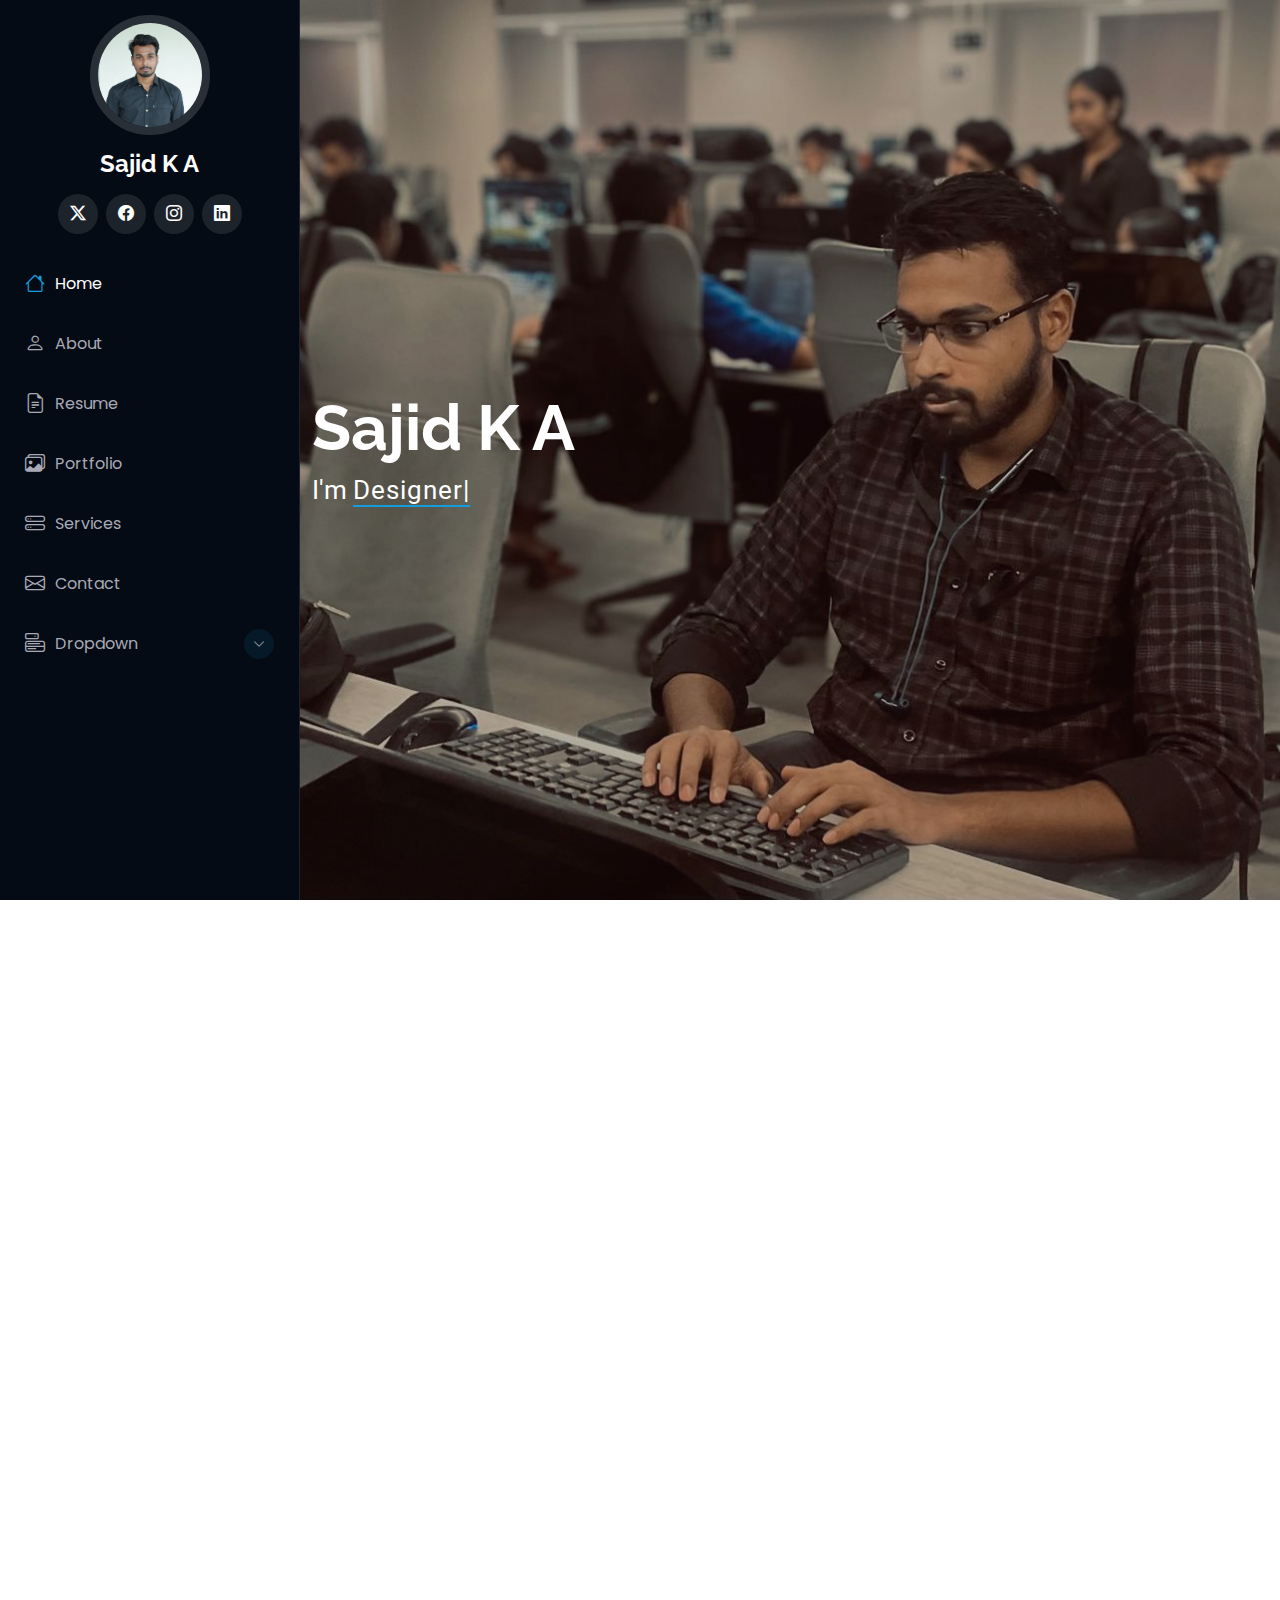
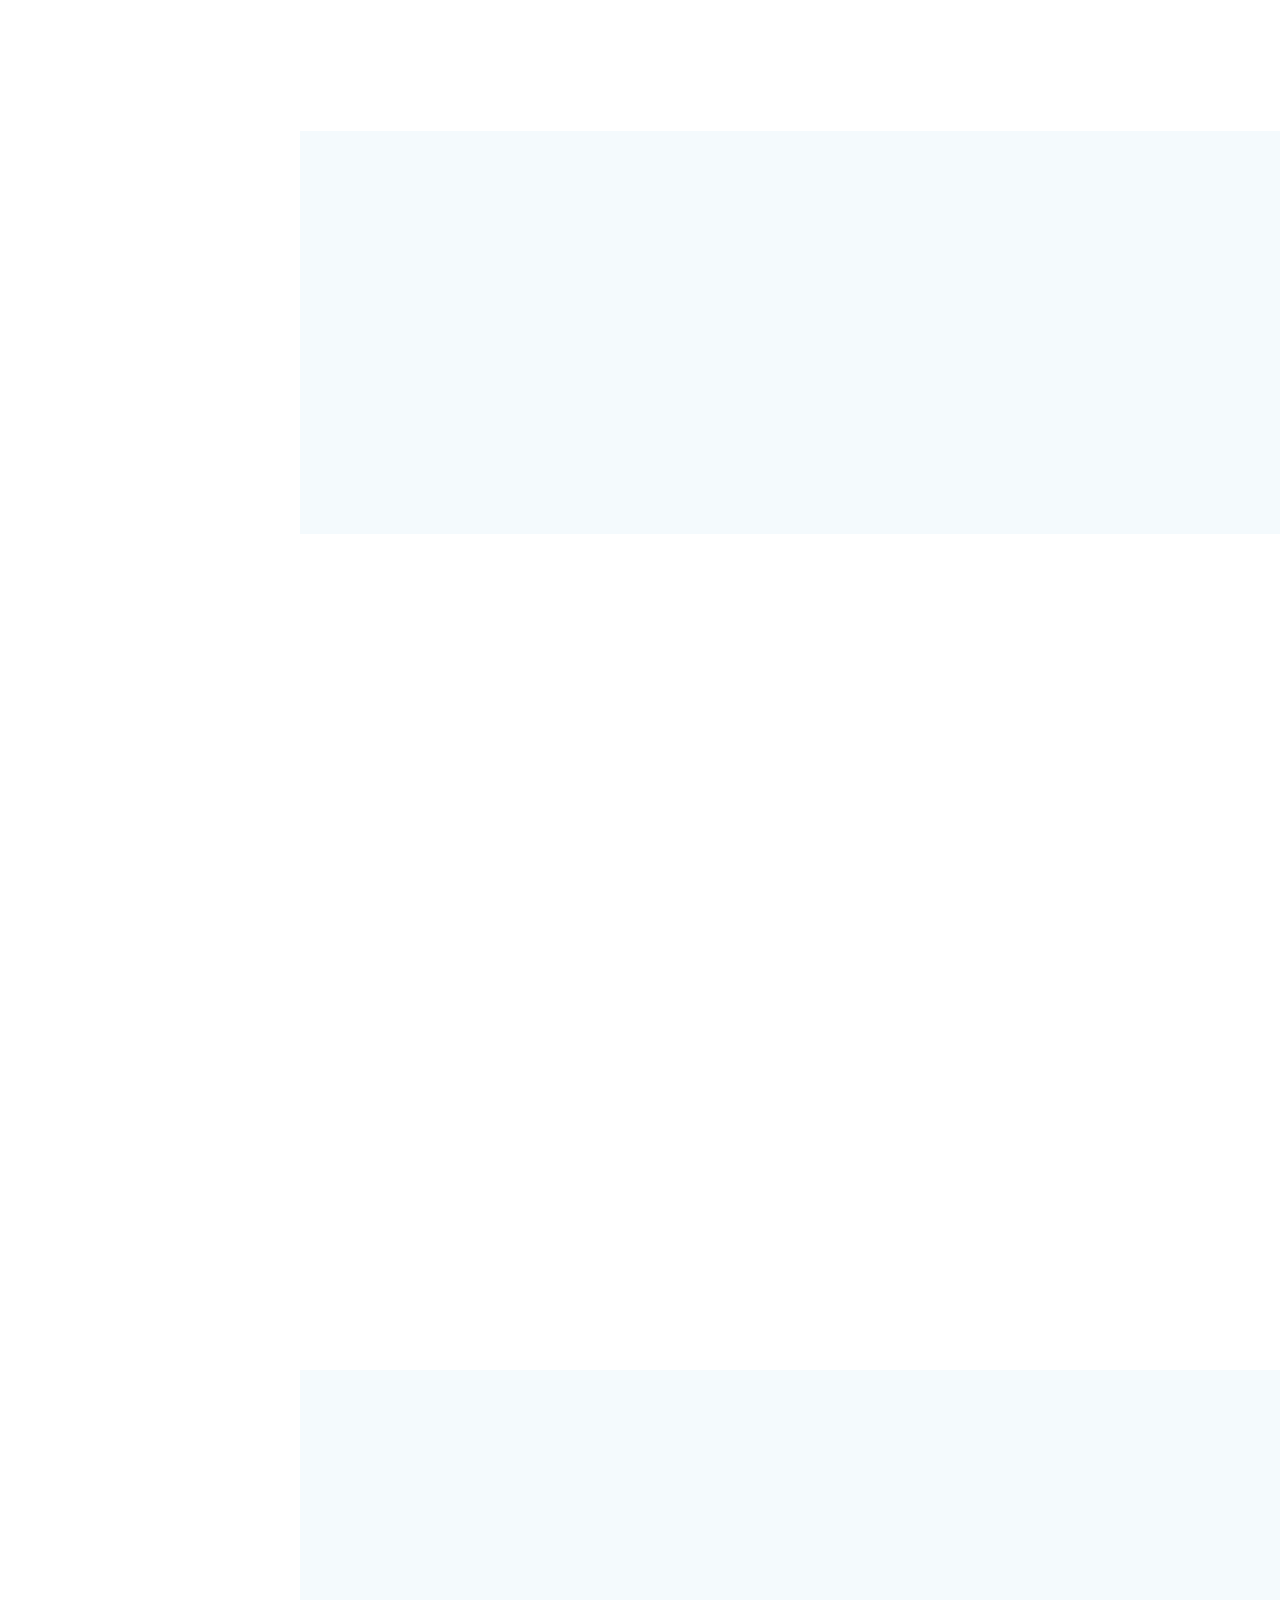
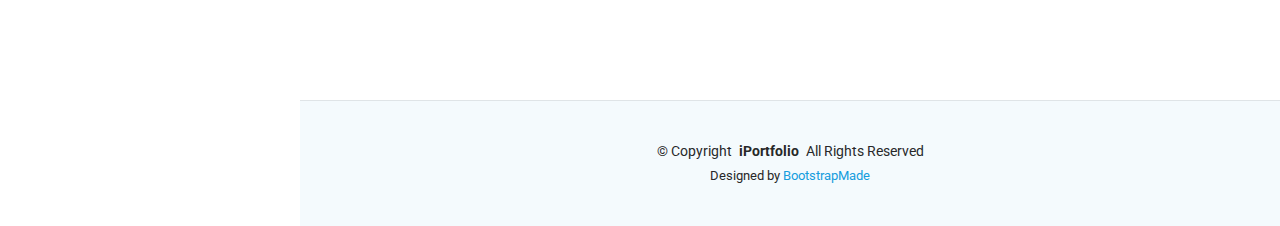
<file: index.html>
<!DOCTYPE html>
<html lang="en">

<head>
  <meta charset="utf-8">
  <meta content="width=device-width, initial-scale=1.0" name="viewport">
  <title>Index - iPortfolio Bootstrap Template</title>
  <meta content="" name="description">
  <meta content="" name="keywords">

  <!-- Favicons -->
  <link href="assets/img/favicon.png" rel="icon">
  <link href="assets/img/apple-touch-icon.png" rel="apple-touch-icon">

  <!-- Fonts -->
  <link href="https://fonts.googleapis.com" rel="preconnect">
  <link href="https://fonts.gstatic.com" rel="preconnect" crossorigin>
  <link href="https://fonts.googleapis.com/css2?family=Roboto:ital,wght@0,100;0,300;0,400;0,500;0,700;0,900;1,100;1,300;1,400;1,500;1,700;1,900&family=Poppins:ital,wght@0,100;0,200;0,300;0,400;0,500;0,600;0,700;0,800;0,900;1,100;1,200;1,300;1,400;1,500;1,600;1,700;1,800;1,900&family=Raleway:ital,wght@0,100;0,200;0,300;0,400;0,500;0,600;0,700;0,800;0,900;1,100;1,200;1,300;1,400;1,500;1,600;1,700;1,800;1,900&display=swap" rel="stylesheet">

  <!-- Vendor CSS Files -->
  <link href="assets/vendor/bootstrap/css/bootstrap.min.css" rel="stylesheet">
  <link href="assets/vendor/bootstrap-icons/bootstrap-icons.css" rel="stylesheet">
  <link href="assets/vendor/aos/aos.css" rel="stylesheet">
  <link href="assets/vendor/glightbox/css/glightbox.min.css" rel="stylesheet">
  <link href="assets/vendor/swiper/swiper-bundle.min.css" rel="stylesheet">

  <!-- Main CSS File -->
  <link href="assets/css/main.css" rel="stylesheet">

  <!-- =======================================================
  * Template Name: iPortfolio
  * Template URL: https://bootstrapmade.com/iportfolio-bootstrap-portfolio-websites-template/
  * Updated: Jun 29 2024 with Bootstrap v5.3.3
  * Author: BootstrapMade.com
  * License: https://bootstrapmade.com/license/
  ======================================================== -->
</head>

<body class="index-page">

  <header id="header" class="header dark-background d-flex flex-column">
    <i class="header-toggle d-xl-none bi bi-list"></i>

    <div class="profile-img">
      <img src="Elements/IMG_20240122_190358.jpg" alt="" class="img-fluid rounded-circle">
    </div>

    <a href="index.html" class="logo d-flex align-items-center justify-content-center">
      <h1 class="sitename">Sajid K A</h1>
    </a>

    <div class="social-links text-center">
      <a href="https://x.com/Sajid93371575" class="twitter"><i class="bi bi-twitter-x"></i></a>
      <a href="https://www.facebook.com/profile.php?id=100084820434478" class="facebook"><i class="bi bi-facebook"></i></a>
      <a href="https://www.instagram.com/i_am_sajid_ka/" class="instagram"><i class="bi bi-instagram"></i></a>
      <a href="https://www.linkedin.com/in/sajid-ka-8a188a32b/" class="linkedin"><i class="bi bi-linkedin"></i></a>
    </div>

    <nav id="navmenu" class="navmenu">
      <ul>
        <li><a href="#hero" class="active"><i class="bi bi-house navicon"></i>Home</a></li>
        <li><a href="#about"><i class="bi bi-person navicon"></i> About</a></li>
        <li><a href="#resume"><i class="bi bi-file-earmark-text navicon"></i> Resume</a></li>
        <li><a href="#portfolio"><i class="bi bi-images navicon"></i> Portfolio</a></li>
        <li><a href="#services"><i class="bi bi-hdd-stack navicon"></i> Services</a></li>
        <li><a href="#contact"><i class="bi bi-envelope navicon"></i> Contact</a></li>
        <li class="dropdown"><a href="#"><i class="bi bi-menu-button navicon"></i> <span>Dropdown</span> <i class="bi bi-chevron-down toggle-dropdown"></i></a>
        </li>
        
      </ul>
    </nav>

  </header>

  <main class="main">

    <!-- Hero Section -->
    <section id="hero" class="hero section dark-background">

      <img src="Elements/WhatsApp Image 2024-10-23 at 10.19.58_5787f283.jpg" alt="" data-aos="fade-in" class="">

      <div class="container" data-aos="fade-up" data-aos-delay="100">
        <h2>Sajid K A</h2>
        <p>I'm <span class="typed" data-typed-items="Designer, Developer">Designer</span><span class="typed-cursor typed-cursor--blink" aria-hidden="true"></span><span class="typed-cursor typed-cursor--blink" aria-hidden="true"></span></p>
      </div>

    </section><!-- /Hero Section -->

    <!-- About Section -->
    <section id="about" class="about section">

      <!-- Section Title -->
      <div class="container section-title" data-aos="fade-up">
        <h2>About</h2>
        <p>I'm a full-stack developer with expertise in creating dynamic and responsive web applications. Continuously learning and evolving, I thrive in solving challenges and building innovative solutions. My goal is to grow into a skilled software engineer, delivering impactful projects that make a difference.</p>
      </div><!-- End Section Title -->

      <div class="container" data-aos="fade-up" data-aos-delay="100">

        <div class="row gy-4 justify-content-center">
          <div class="col-lg-4">
            <img src="Elements/20230506_120321.jpg" class="img-fluid" alt="">
          </div>
          <div class="col-lg-8 content">
            <h2>Full Stack Developer.</h2>
            <p class="fst-italic py-3">
              I’m a passionate Full Stack Developer skilled in building both front-end and back-end solutions. I love turning ideas into efficient, user-friendly web applications. Problem-solving and continuous learning drive my growth every day. <br> <br>Driven by curiosity and a love for problem-solving, I thrive in fast-paced environments and enjoy working with like-minded individuals to bring creative solutions to life. Whether it's crafting pixel-perfect UIs or architecting scalable backend systems, I find joy in every step of the process.
            </p>
            <div class="row">
              <div class="col-lg-6">
                <ul>
                  <li><i class="bi bi-chevron-right"></i> <strong>Birthday:</strong> <span>18 February 1998</span></li>
                  <li><i class="bi bi-chevron-right"></i> <strong>Website:</strong> <span>www.example.com</span></li>
                  <li><i class="bi bi-chevron-right"></i> <strong>Phone:</strong> <span>+91 9495916270</span></li>
                  <li><i class="bi bi-chevron-right"></i> <strong>City:</strong> <span>Ernakulam, India</span></li>
                </ul>
              </div>
              <div class="col-lg-6">
                <ul>
                  <li><i class="bi bi-chevron-right"></i> <strong>Age:</strong> <span>26</span></li>
                  <li><i class="bi bi-chevron-right"></i> <strong>Degree:</strong> <span>Bachelor</span></li>
                  <li><i class="bi bi-chevron-right"></i> <strong>Email:</strong> <span>sajidkanjirathingal609@gmail.com</span></li>
                  <li><i class="bi bi-chevron-right"></i> <strong>Freelance:</strong> <span>Available</span></li>
                </ul>
              </div>
            </div>
            <p class="py-3">
              
            </p>
          </div>
        </div>

      </div>

    </section><!-- /About Section -->

    
   

        </div>

      </div>

    </section><!-- /Stats Section -->
  

    <!-- Skills Section -->
    <section id="skills" class="skills section light-background">

      <!-- Section Title -->
      <div class="container section-title" data-aos="fade-up">
        <h2>Skills</h2>
        <p>Necessitatibus eius consequatur ex aliquid fuga eum quidem sint consectetur velit</p>
      </div><!-- End Section Title -->

      <div class="container" data-aos="fade-up" data-aos-delay="100">

        <div class="row skills-content skills-animation">

          <div class="col-lg-6">

            <div class="progress">
              <span class="skill"><span>HTML</span> <i class="val">100%</i></span>
              <div class="progress-bar-wrap">
                <div class="progress-bar" role="progressbar" aria-valuenow="100" aria-valuemin="0" aria-valuemax="100"></div>
              </div>
            </div><!-- End Skills Item -->

            <div class="progress">
              <span class="skill"><span>CSS</span> <i class="val">90%</i></span>
              <div class="progress-bar-wrap">
                <div class="progress-bar" role="progressbar" aria-valuenow="90" aria-valuemin="0" aria-valuemax="100"></div>
              </div>
            </div><!-- End Skills Item -->

            
    

          </div>

          <div class="col-lg-6">

            <div class="progress">
              <span class="skill"><span>JavaScript</span> <i class="val">20%</i></span>
              <div class="progress-bar-wrap">
                <div class="progress-bar" role="progressbar" aria-valuenow="20" aria-valuemin="0" aria-valuemax="100"></div>
              </div>
            </div><!-- End Skills Item -->
            

            <div class="progress">
              <span class="skill"><span>Photoshop</span> <i class="val">55%</i></span>
              <div class="progress-bar-wrap">
                <div class="progress-bar" role="progressbar" aria-valuenow="55" aria-valuemin="0" aria-valuemax="100"></div>
              </div>
            </div><!-- End Skills Item -->

          </div>

        </div>

      </div>

    </section><!-- /Skills Section -->

    <!-- Resume Section -->
    <section id="resume" class="resume section">

      <!-- Section Title -->
      <div class="container section-title" data-aos="fade-up">
        <h2>Resume</h2>
        <p>Aspiring Full Stack Developer with hands-on experience in building responsive web applications and clone websites. Skilled in both front-end and back-end development, with a passion for solving problems and delivering seamless digital experiences. I hold a BA in Arabic (2019-2022), which reflects my ability to learn diverse disciplines, and I aim to integrate this adaptability into my tech career.</p>
      </div><!-- End Section Title -->

      <div class="container">

        <div class="row">

          <div class="col-lg-6" data-aos="fade-up" data-aos-delay="100">
            <h3 class="resume-title">Sumary</h3>

            <div class="resume-item pb-0">
              <h4>Sajid K A</h4>
              <p><em>Aspiring Full Stack Developer with hands-on experience in building responsive web applications and clone websites. Skilled in both front-end and back-end development, with a passion for solving problems and delivering seamless digital experiences. Currently enhancing my expertise at Brototype through practical learning and collaboration. I hold a BA in Arabic (2019-2022), which reflects my ability to learn diverse disciplines, and I aim to integrate this adaptability into my tech career.</em></p>
            </div><!-- Edn Resume Item -->

            
            <!-- Edn Resume Item -->

            <div class="resume-item">
              <h4>Bachelor of Arabic Language &amp; Literature</h4>
              <h5>2019 - 2023</h5>
              <p><em>UC Collage Aluva</em></p>
               <p>Completed BA in Arabic (2019-2023), developing strong analytical, linguistic, and cultural understanding skills.</p> 
            </div><!-- Edn Resume Item -->

          </div>

          <div class="col-lg-6" data-aos="fade-up" data-aos-delay="200">
            <h3 class="resume-title">Professional </h3>
            <div class="resume-item">
              <h4>Experience</h4>
              <h5></h5>
              <p><em>Currently pursuing hands-on development training at Brototype to enhance expertise in Full Stack Development.</em></p>
            </div><!-- Edn Resume Item -->

            <div class="resume-item">
              <h4>Skills</h4>
              
              <ul>
                <li>Full Stack Development</li>
                <li>Proficient in Front-end & Back-end Technologies</li>
                <li>Problem-solving & Collaboration</li>
                
              </ul>
            </div><!-- Edn Resume Item -->

            <div class="resume-item">
              <h4>Projects</h4>
              
              <ul>
                <li>Uber, Realme, and 7up Clone Websites</li>
                <li>Developed fully responsive clone websites using HTML and CSS to replicate key functionalities and layouts.</li>
              </ul>
            </div><!-- Edn Resume Item -->

          </div>

        </div>

      </div>

    </section><!-- /Resume Section -->

    <!-- Portfolio Section -->
    <section id="portfolio" class="portfolio section light-background">

      <!-- Section Title -->
      <div class="container section-title" data-aos="fade-up">
        <h2>Portfolio</h2>
        <p>Aspiring Full Stack Developer with experience in creating responsive web applications. Successfully cloned the Realme and Uber websites using modern web technologies. Currently enhancing my skills at Brototype, driven by a passion for continuous learning and seamless user experiences.</p>
      </div><!-- End Section Title -->

      <div class="container">

        <div class="isotope-layout" data-default-filter="*" data-layout="masonry" data-sort="original-order">

          <ul class="portfolio-filters isotope-filters" data-aos="fade-up" data-aos-delay="100">
            <li data-filter="*" class="filter-active">All</li>
            <li data-filter=".filter-app">Uber</li>
            <li data-filter=".filter-product">Realme</li>
          </ul>
          <!-- End Portfolio Filters -->

          <div class="row gy-4 isotope-container" data-aos="fade-up" data-aos-delay="200">

            <div class="col-lg-4 col-md-6 portfolio-item isotope-item filter-app">
              <div class="portfolio-content h-100">
                <img src="assets/img/Screenshot 2024-10-23 141740.png" class="img-fluid" alt="">
                <div class="portfolio-info">
                  <h4>Uber</h4>
                  <a href="assets/img/Screenshot 2024-10-23 141740.png" title="App 1" data-gallery="portfolio-gallery-app" class="glightbox preview-link"><i class="bi bi-zoom-in"></i></a>
                  <a href="https://sajid-ka.github.io/Uber-sj/" title="More Details" class="details-link"><i class="bi bi-link-45deg"></i></a>
                </div>
              </div>
            </div>
            <!-- End Portfolio Item -->

            <div class="col-lg-4 col-md-6 portfolio-item isotope-item filter-product">
              <div class="portfolio-content h-100">
                <img src="assets/img/Screenshot 2024-10-23 141926.png" class="img-fluid" alt="">
                <div class="portfolio-info">
                  <h4>Realme</h4>
                  <a href="assets/img/Screenshot 2024-10-23 141926.png" title="Product 1" data-gallery="portfolio-gallery-product" class="glightbox preview-link"><i class="bi bi-zoom-in"></i></a>
                  <a href="https://sajid-ka.github.io/Realme/" title="More Details" class="details-link"><i class="bi bi-link-45deg"></i></a>
                </div>
              </div>
            </div>
            <!-- End Portfolio Item -->

          </div><!-- End Portfolio Container -->

        </div>

      </div>

    </section><!-- /Portfolio Section -->

    <!-- Services Section -->
    <section id="services" class="services section">

      <!-- Section Title -->
      <div class="container section-title" data-aos="fade-up">
        <h2>Services</h2>
        <p>I specialize in building fully responsive, dynamic websites tailored to meet both business and user needs. My focus is on creating intuitive layouts and smooth user flows to ensure the best possible experience across all devices.</p>
      </div><!-- End Section Title -->

      <div class="container">

        <div class="row gy-4">

          <div class="col-lg-4 col-md-6 service-item d-flex" data-aos="fade-up" data-aos-delay="100">
            <div class="icon flex-shrink-0"><i class="bi bi-briefcase"></i></div>
            <div>
              <h4 class="title"><a href="service-details.html" class="stretched-link">Website Development</a></h4>
              <p class="description">Build fully responsive, high-performance websites tailored to client needs, ensuring optimal user experience across devices.</p>
            </div>
          </div>
          <!-- End Service Item -->

          <div class="col-lg-4 col-md-6 service-item d-flex" data-aos="fade-up" data-aos-delay="200">
            <div class="icon flex-shrink-0"><i class="bi bi-card-checklist"></i></div>
            <div>
              <h4 class="title"><a href="service-details.html" class="stretched-link">Frontend Development</a></h4>
              <p class="description">Craft visually appealing, interactive user interfaces using modern frameworks like React, delivering seamless and engaging experiences.</p>
            </div>
          </div><!-- End Service Item -->

          <div class="col-lg-4 col-md-6 service-item d-flex" data-aos="fade-up" data-aos-delay="300">
            <div class="icon flex-shrink-0"><i class="bi bi-bar-chart"></i></div>
            <div>
              <h4 class="title"><a href="service-details.html" class="stretched-link">Backend Development</a></h4>
              <p class="description">Develop robust server-side solutions with Node.js or Express, ensuring secure, scalable, and efficient application functionality.</p>
            </div>
          </div><!-- End Service Item -->


        </div>

      </div>

    </section><!-- /Services Section -->

    

    <!-- Contact Section -->
    <section id="contact" class="contact section">

      <!-- Section Title -->
      <div class="container section-title" data-aos="fade-up">
        <h2>Contact</h2>
        <p>Feel free to reach out for collaboration, project inquiries, or freelance opportunities. I’m always open to connecting and building something great together!</p>
      </div><!-- End Section Title -->

      <div class="container" data-aos="fade-up" data-aos-delay="100">

        <div class="row gy-4">

          <div class="col-lg-5">

            <div class="info-wrap">
              <div class="info-item d-flex" data-aos="fade-up" data-aos-delay="200">
                <i class="bi bi-geo-alt flex-shrink-0"></i>
                <div>
                  <h3>Address</h3>
                  <p>NEAR MALEPALLI, WEST CHELAKKULAM,  VENGOLA P. O. PIN- 683556.</p>
                </div>
              </div>
              <!-- End Info Item -->

              <div class="info-item d-flex" data-aos="fade-up" data-aos-delay="300">
                <i class="bi bi-telephone flex-shrink-0"></i>
                <div>
                  <h3>Call Us</h3>
                  <p>+91 9495916270</p>
                </div>
              </div><!-- End Info Item -->

              <div class="info-item d-flex" data-aos="fade-up" data-aos-delay="400">
                <i class="bi bi-envelope flex-shrink-0"></i>
                <div>
                  <h3>Email Us</h3>
                  <p>sajidkanjirathingal609@gmail.com</p>
                </div>
              </div><!-- End Info Item -->

              <iframe src="https://www.google.com/maps/embed?pb=!1m18!1m12!1m3!1d3928.5569810326915!2d76.42894907460185!3d10.053367990054788!2m3!1f0!2f0!3f0!3m2!1i1024!2i768!4f13.1!3m3!1m2!1s0x3b080a3d0a903947%3A0xd4a2bb4aaa0c1f17!2sChelakkulam%20Thaikavu!5e0!3m2!1sen!2sin!4v1729675655212!5m2!1sen!2sin" width="400" height="300" style="border:0;" allowfullscreen="" loading="lazy" referrerpolicy="no-referrer-when-downgrade"></iframe>
            </div>
          </div>

          <div class="col-lg-7">
            <form action="https://formspree.io/f/xeoqolyq" method="post" class="contact-mail_section_1" data-aos="fade-up" data-aos-delay="200">
              <div class="row gy-4">

                <div class="col-md-6">
                  <label for="name-field" class="pb-2">Your Name</label>
                  <input type="text" name="name" id="name-field" class="form-control" required="">
                </div>

                <div class="col-md-6">
                  <label for="email-field" class="error-p-block">Your Email</label>
                  <input type="email" class="form-control" name="email" id="email-field" required="">
                </div>

                <div class="col-md-12">
                  <label for="subject-field" class="pb-2">Subject</label>
                  <input type="text" class="form-control" name="subject" id="subject-field" required="">
                </div>

                <div class="col-md-12">
                  <label for="message-field" class="pb-2">Message</label>
                  <textarea class="form-control" name="message" rows="10" id="message-field" required=""></textarea>
                </div>

                <div class="col-md-12 text-center">
                  <!-- <div class="loading">Loading</div> -->
                  <div class="error-message"></div>
                  <!-- <div class="sent-message">Your message has been sent. Thank you!</div> -->

                  <button type="submit" value="sent Message" class="btn btn-warning text-blacks py-2 mt-3 px-4s" >Send Message</button>
                </div>

              </div>
            </form>
          </div><!-- End Contact Form -->

        </div>

      </div>

    </section><!-- /Contact Section -->

  </main>

  <footer id="footer" class="footer position-relative light-background">

    <div class="container">
      <div class="copyright text-center ">
        <p>© <span>Copyright</span> <strong class="px-1 sitename">iPortfolio</strong> <span>All Rights Reserved</span></p>
      </div>
      <div class="credits">
       
        Designed by <a href="https://bootstrapmade.com/">BootstrapMade</a>
      </div>
    </div>

  </footer>

  <!-- Scroll Top -->
  <a href="#" id="scroll-top" class="scroll-top d-flex align-items-center justify-content-center"><i class="bi bi-arrow-up-short"></i></a>

  <!-- Preloader -->
  <div id="preloader"></div>

  <!-- Vendor JS Files -->
  <script src="assets/vendor/bootstrap/js/bootstrap.bundle.min.js"></script>
  <script src="assets/vendor/php-email-form/validate.js"></script>
  <script src="assets/vendor/aos/aos.js"></script>
  <script src="assets/vendor/typed.js/typed.umd.js"></script>
  <script src="assets/vendor/purecounter/purecounter_vanilla.js"></script>
  <script src="assets/vendor/waypoints/noframework.waypoints.js"></script>
  <script src="assets/vendor/glightbox/js/glightbox.min.js"></script>
  <script src="assets/vendor/imagesloaded/imagesloaded.pkgd.min.js"></script>
  <script src="assets/vendor/isotope-layout/isotope.pkgd.min.js"></script>
  <script src="assets/vendor/swiper/swiper-bundle.min.js"></script>

  <!-- Main JS File -->
  <script src="assets/js/main.js"></script>
  <script src="forms/form.js"></script>

</body>

</html>
</file>
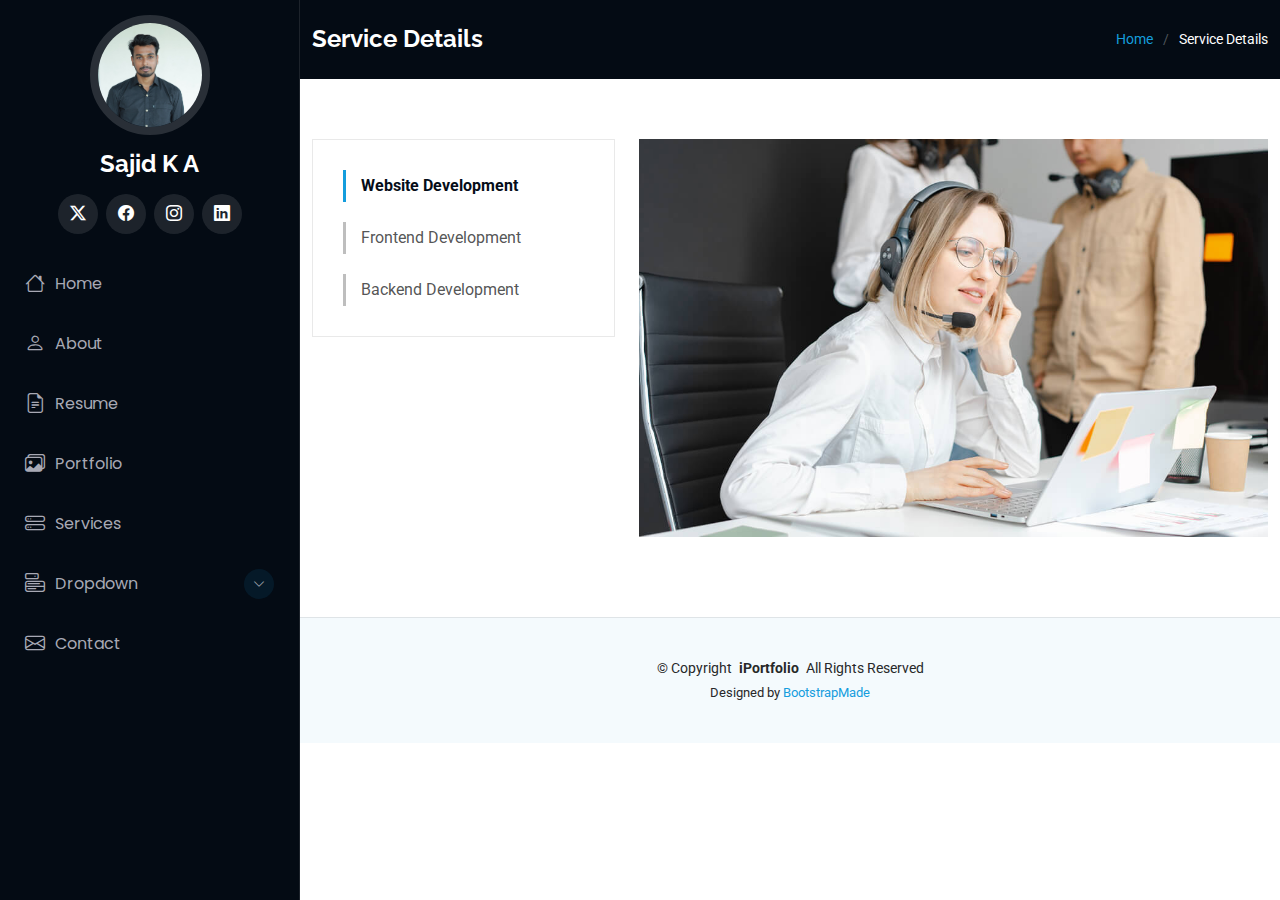
<file: service-details.html>
<!DOCTYPE html>
<html lang="en">

<head>
  <meta charset="utf-8">
  <meta content="width=device-width, initial-scale=1.0" name="viewport">
  <title>Service Details - iPortfolio Bootstrap Template</title>
  <meta content="" name="description">
  <meta content="" name="keywords">

  <!-- Favicons -->
  <link href="assets/img/favicon.png" rel="icon">
  <link href="assets/img/apple-touch-icon.png" rel="apple-touch-icon">

  <!-- Fonts -->
  <link href="https://fonts.googleapis.com" rel="preconnect">
  <link href="https://fonts.gstatic.com" rel="preconnect" crossorigin>
  <link href="https://fonts.googleapis.com/css2?family=Roboto:ital,wght@0,100;0,300;0,400;0,500;0,700;0,900;1,100;1,300;1,400;1,500;1,700;1,900&family=Poppins:ital,wght@0,100;0,200;0,300;0,400;0,500;0,600;0,700;0,800;0,900;1,100;1,200;1,300;1,400;1,500;1,600;1,700;1,800;1,900&family=Raleway:ital,wght@0,100;0,200;0,300;0,400;0,500;0,600;0,700;0,800;0,900;1,100;1,200;1,300;1,400;1,500;1,600;1,700;1,800;1,900&display=swap" rel="stylesheet">

  <!-- Vendor CSS Files -->
  <link href="assets/vendor/bootstrap/css/bootstrap.min.css" rel="stylesheet">
  <link href="assets/vendor/bootstrap-icons/bootstrap-icons.css" rel="stylesheet">
  <link href="assets/vendor/aos/aos.css" rel="stylesheet">
  <link href="assets/vendor/glightbox/css/glightbox.min.css" rel="stylesheet">
  <link href="assets/vendor/swiper/swiper-bundle.min.css" rel="stylesheet">

  <!-- Main CSS File -->
  <link href="assets/css/main.css" rel="stylesheet">

  <!-- =======================================================
  * Template Name: iPortfolio
  * Template URL: https://bootstrapmade.com/iportfolio-bootstrap-portfolio-websites-template/
  * Updated: Jun 29 2024 with Bootstrap v5.3.3
  * Author: BootstrapMade.com
  * License: https://bootstrapmade.com/license/
  ======================================================== -->
</head>

<body class="service-details-page">

  <header id="header" class="header dark-background d-flex flex-column">
    <i class="header-toggle d-xl-none bi bi-list"></i>

    <div class="profile-img">
      <img src="Elements/IMG_20240122_190358.jpg" alt="" class="img-fluid rounded-circle">
    </div>

    <a href="index.html" class="logo d-flex align-items-center justify-content-center">
      <!-- Uncomment the line below if you also wish to use an image logo -->
      <!-- <img src="assets/img/logo.png" alt=""> -->
      <h1 class="sitename">Sajid K A</h1>
    </a>

    <div class="social-links text-center">
      <a href="https://x.com/Sajid93371575" class="twitter"><i class="bi bi-twitter-x"></i></a>
      <a href="https://www.facebook.com/profile.php?id=100084820434478" class="facebook"><i class="bi bi-facebook"></i></a>
      <a href="https://www.instagram.com/i_am_sajid_ka/" class="instagram"><i class="bi bi-instagram"></i></a>
      <a href="https://www.linkedin.com/in/sajid-ka-8a188a32b/" class="linkedin"><i class="bi bi-linkedin"></i></a>
    </div>

    <nav id="navmenu" class="navmenu">
      <ul>
        <li><a href="#hero"><i class="bi bi-house navicon"></i>Home</a></li>
        <li><a href="#about"><i class="bi bi-person navicon"></i> About</a></li>
        <li><a href="#resume"><i class="bi bi-file-earmark-text navicon"></i> Resume</a></li>
        <li><a href="#portfolio"><i class="bi bi-images navicon"></i> Portfolio</a></li>
        <li><a href="#services"><i class="bi bi-hdd-stack navicon"></i> Services</a></li>
        <li class="dropdown"><a href="#"><i class="bi bi-menu-button navicon"></i> <span>Dropdown</span> <i class="bi bi-chevron-down toggle-dropdown"></i></a></li>
        <li><a href="#contact"><i class="bi bi-envelope navicon"></i> Contact</a></li>
      </ul>
    </nav>

  </header>

  <main class="main">

    <!-- Page Title -->
    <div class="page-title dark-background">
      <div class="container d-lg-flex justify-content-between align-items-center">
        <h1 class="mb-2 mb-lg-0">Service Details</h1>
        <nav class="breadcrumbs">
          <ol>
            <li><a href="index.html">Home</a></li>
            <li class="current">Service Details</li>
          </ol>
        </nav>
      </div>
    </div><!-- End Page Title -->

    <!-- Service Details Section -->
    <section id="service-details" class="service-details section">

      <div class="container">

        <div class="row gy-4">

          <div class="col-lg-4" data-aos="fade-up" data-aos-delay="100">
            <div class="services-list">
              <a href="#services" class="active">Website Development</a>
              <a href="#services">Frontend Development</a>
              <a href="#services">Backend Development</a>
            </div>

            <!-- <h4>Enim qui eos rerum in delectus</h4>
            <p>Nam voluptatem quasi numquam quas fugiat ex temporibus quo est. Quia aut quam quod facere ut non occaecati ut aut. Nesciunt mollitia illum tempore corrupti sed eum reiciendis. Maxime modi rerum.</p> -->
          </div>

          <div class="col-lg-8" data-aos="fade-up" data-aos-delay="200">
            <img src="assets/img/services.jpg" alt="" class="img-fluid services-img">
            <!-- <h3>Temporibus et in vero dicta aut eius lidero plastis trand lined voluptas dolorem ut voluptas</h3>
            <p>
              Blanditiis voluptate odit ex error ea sed officiis deserunt. Cupiditate non consequatur et doloremque consequuntur. Accusantium labore reprehenderit error temporibus saepe perferendis fuga doloribus vero. Qui omnis quo sit. Dolorem architecto eum et quos deleniti officia qui.
            </p>
            <ul>
              <li><i class="bi bi-check-circle"></i> <span>Aut eum totam accusantium voluptatem.</span></li>
              <li><i class="bi bi-check-circle"></i> <span>Assumenda et porro nisi nihil nesciunt voluptatibus.</span></li>
              <li><i class="bi bi-check-circle"></i> <span>Ullamco laboris nisi ut aliquip ex ea</span></li>
            </ul>
            <p>
              Est reprehenderit voluptatem necessitatibus asperiores neque sed ea illo. Deleniti quam sequi optio iste veniam repellat odit. Aut pariatur itaque nesciunt fuga.
            </p>
            <p>
              Sunt rem odit accusantium omnis perspiciatis officia. Laboriosam aut consequuntur recusandae mollitia doloremque est architecto cupiditate ullam. Quia est ut occaecati fuga. Distinctio ex repellendus eveniet velit sint quia sapiente cumque. Et ipsa perferendis ut nihil. Laboriosam vel voluptates tenetur nostrum. Eaque iusto cupiditate et totam et quia dolorum in. Sunt molestiae ipsum at consequatur vero. Architecto ut pariatur autem ad non cumque nesciunt qui maxime. Sunt eum quia impedit dolore alias explicabo ea.
            </p> -->
          </div>

        </div>

      </div>

    </section><!-- /Service Details Section -->

  </main>

  <footer id="footer" class="footer position-relative light-background">

    <div class="container">
      <div class="copyright text-center ">
        <p>© <span>Copyright</span> <strong class="px-1 sitename">iPortfolio</strong> <span>All Rights Reserved</span></p>
      </div>
      <div class="credits">
        <!-- All the links in the footer should remain intact. -->
        <!-- You can delete the links only if you've purchased the pro version. -->
        <!-- Licensing information: https://bootstrapmade.com/license/ -->
        <!-- Purchase the pro version with working PHP/AJAX contact form: [buy-url] -->
        Designed by <a href="https://bootstrapmade.com/">BootstrapMade</a>
      </div>
    </div>

  </footer>

  <!-- Scroll Top -->
  <a href="#" id="scroll-top" class="scroll-top d-flex align-items-center justify-content-center"><i class="bi bi-arrow-up-short"></i></a>

  <!-- Preloader -->
  <div id="preloader"></div>

  <!-- Vendor JS Files -->
  <script src="assets/vendor/bootstrap/js/bootstrap.bundle.min.js"></script>
  <script src="assets/vendor/php-email-form/validate.js"></script>
  <script src="assets/vendor/aos/aos.js"></script>
  <script src="assets/vendor/typed.js/typed.umd.js"></script>
  <script src="assets/vendor/purecounter/purecounter_vanilla.js"></script>
  <script src="assets/vendor/waypoints/noframework.waypoints.js"></script>
  <script src="assets/vendor/glightbox/js/glightbox.min.js"></script>
  <script src="assets/vendor/imagesloaded/imagesloaded.pkgd.min.js"></script>
  <script src="assets/vendor/isotope-layout/isotope.pkgd.min.js"></script>
  <script src="assets/vendor/swiper/swiper-bundle.min.js"></script>

  <!-- Main JS File -->
  <script src="assets/js/main.js"></script>

</body>

</html>
</file>
<file: assets/css/main.css>
/**
* Template Name: iPortfolio
* Template URL: https://bootstrapmade.com/iportfolio-bootstrap-portfolio-websites-template/
* Updated: Jun 29 2024 with Bootstrap v5.3.3
* Author: BootstrapMade.com
* License: https://bootstrapmade.com/license/
*/

/*--------------------------------------------------------------
# Font & Color Variables
# Help: https://bootstrapmade.com/color-system/
--------------------------------------------------------------*/
/* Fonts */
:root {
  --default-font: "Roboto",  system-ui, -apple-system, "Segoe UI", Roboto, "Helvetica Neue", Arial, "Noto Sans", "Liberation Sans", sans-serif, "Apple Color Emoji", "Segoe UI Emoji", "Segoe UI Symbol", "Noto Color Emoji";
  --heading-font: "Raleway",  sans-serif;
  --nav-font: "Poppins",  sans-serif;
}

/* Global Colors - The following color variables are used throughout the website. Updating them here will change the color scheme of the entire website */
:root { 
  --background-color: #ffffff; /* Background color for the entire website, including individual sections */
  --default-color: #272829; /* Default color used for the majority of the text content across the entire website */
  --heading-color: #050d18; /* Color for headings, subheadings and title throughout the website */
  --accent-color: #149ddd; /* Accent color that represents your brand on the website. It's used for buttons, links, and other elements that need to stand out */
  --surface-color: #ffffff; /* The surface color is used as a background of boxed elements within sections, such as cards, icon boxes, or other elements that require a visual separation from the global background. */
  --contrast-color: #ffffff; /* Contrast color for text, ensuring readability against backgrounds of accent, heading, or default colors. */
}

/* Nav Menu Colors - The following color variables are used specifically for the navigation menu. They are separate from the global colors to allow for more customization options */
:root {
  --nav-color: #a8a9b4;  /* The default color of the main navmenu links */
  --nav-hover-color: #ffffff; /* Applied to main navmenu links when they are hovered over or active */
  --nav-mobile-background-color: #040b14; /* Used as the background color for mobile navigation menu */
  --nav-dropdown-background-color: #040b14; /* Used as the background color for dropdown items that appear when hovering over primary navigation items */
  --nav-dropdown-color: #a8a9b4; /* Used for navigation links of the dropdown items in the navigation menu. */
  --nav-dropdown-hover-color: #ffffff; /* Similar to --nav-hover-color, this color is applied to dropdown navigation links when they are hovered over. */
}

/* Color Presets - These classes override global colors when applied to any section or element, providing reuse of the sam color scheme. */

.light-background {
  --background-color: #f4fafd;
  --surface-color: #ffffff;
}

.dark-background {
  --background-color: #040b14;
  --default-color: #ffffff;
  --heading-color: #ffffff;
  --surface-color: #151f2b;
  --contrast-color: #ffffff;
}

/* Smooth scroll */
:root {
  scroll-behavior: smooth;
}

/*--------------------------------------------------------------
# General Styling & Shared Classes
--------------------------------------------------------------*/
body {
  color: var(--default-color);
  background-color: var(--background-color);
  font-family: var(--default-font);
}

a {
  color: var(--accent-color);
  text-decoration: none;
  transition: 0.3s;
}

a:hover {
  color: color-mix(in srgb, var(--accent-color), transparent 25%);
  text-decoration: none;
}

h1,
h2,
h3,
h4,
h5,
h6 {
  color: var(--heading-color);
  font-family: var(--heading-font);
}

/* PHP Email Form Messages
------------------------------*/
.php-email-form .error-message {
  display: none;
  background: #df1529;
  color: #ffffff;
  text-align: left;
  padding: 15px;
  margin-bottom: 24px;
  font-weight: 600;
}

.php-email-form .sent-message {
  display: none;
  color: #ffffff;
  background: #059652;
  text-align: center;
  padding: 15px;
  margin-bottom: 24px;
  font-weight: 600;
}

.php-email-form .loading {
  display: none;
  background: var(--surface-color);
  text-align: center;
  padding: 15px;
  margin-bottom: 24px;
}

.php-email-form .loading:before {
  content: "";
  display: inline-block;
  border-radius: 50%;
  width: 24px;
  height: 24px;
  margin: 0 10px -6px 0;
  border: 3px solid var(--accent-color);
  border-top-color: var(--surface-color);
  animation: php-email-form-loading 1s linear infinite;
}

@keyframes php-email-form-loading {
  0% {
    transform: rotate(0deg);
  }

  100% {
    transform: rotate(360deg);
  }
}

/*--------------------------------------------------------------
# Global Header
--------------------------------------------------------------*/
.header {
  color: var(--default-color);
  background-color: var(--background-color);
  position: fixed;
  top: 0;
  left: 0;
  bottom: 0;
  padding: 0 15px;
  width: 300px;
  transition: all ease-in-out 0.3s;
  overflow-y: auto;
  z-index: 997;
  border-right: 1px solid color-mix(in srgb, var(--default-color), transparent 90%);
}

.header .profile-img img {
  margin: 15px auto;
  display: block;
  width: 120px;
  border: 8px solid color-mix(in srgb, var(--default-color), transparent 85%);
}

.header .logo {
  line-height: 1;
  margin-bottom: 15px;
}

.header .logo img {
  max-height: 32px;
  margin-right: 8px;
}

.header .logo h1 {
  font-size: 24px;
  margin: 0;
  font-weight: 700;
  color: var(--heading-color);
}

.header .social-links {
  margin: 0 0 20px 0;
}

.header .social-links a {
  font-size: 16px;
  display: inline-flex;
  align-items: center;
  justify-content: center;
  background: color-mix(in srgb, var(--default-color), transparent 90%);
  color: var(--default-color);
  margin: 0 2px;
  border-radius: 50%;
  text-align: center;
  width: 40px;
  height: 40px;
  transition: 0.3s;
}

.header .social-links a:hover {
  color: var(--contrast-color);
  background: var(--accent-color);
}

@media (min-width: 1200px) {

  .header~main,
  .header~#footer {
    margin-left: 300px;
  }
}

@media (max-width: 1199px) {
  .header {
    left: -100%;
  }
}

.header.header-show {
  left: 0;
}

.header .header-toggle {
  color: var(--contrast-color);
  background-color: var(--accent-color);
  font-size: 22px;
  display: flex;
  align-items: center;
  justify-content: center;
  width: 40px;
  height: 40px;
  border-radius: 50%;
  cursor: pointer;
  position: fixed;
  top: 15px;
  right: 15px;
  z-index: 9999;
  transition: background-color 0.3s;
}

.header .header-toggle:hover {
  color: var(--contrast-color);
  background-color: color-mix(in srgb, var(--accent-color) 90%, white 15%);
}

/*--------------------------------------------------------------
# Navigation Menu
--------------------------------------------------------------*/
.mobile-nav-toggle {
  display: none;
}

.navmenu {
  padding: 0;
  z-index: 9997;
}

.navmenu ul {
  list-style: none;
  padding: 0 0 20px 0;
  margin: 0;
}

.navmenu a,
.navmenu a:focus {
  color: var(--nav-color);
  padding: 15px 10px;
  font-family: var(--nav-font);
  font-size: 16px;
  font-weight: 400;
  display: flex;
  align-items: center;
  white-space: nowrap;
  transition: 0.3s;
  width: 100%;
}

.navmenu a .navicon,
.navmenu a:focus .navicon {
  font-size: 20px;
  margin-right: 10px;
}

.navmenu a .toggle-dropdown,
.navmenu a:focus .toggle-dropdown {
  font-size: 12px;
  line-height: 0;
  margin-left: auto;
  width: 30px;
  height: 30px;
  display: flex;
  align-items: center;
  justify-content: center;
  border-radius: 50%;
  transition: 0.3s;
  flex-shrink: 0;
  background-color: color-mix(in srgb, var(--accent-color), transparent 90%);
}

.navmenu a .toggle-dropdown:hover,
.navmenu a:focus .toggle-dropdown:hover {
  background-color: var(--accent-color);
  color: var(--contrast-color);
}

.navmenu a:hover,
.navmenu .active,
.navmenu .active:focus {
  color: var(--nav-hover-color);
}

.navmenu a:hover .navicon,
.navmenu .active .navicon,
.navmenu .active:focus .navicon {
  color: var(--accent-color);
}

.navmenu .active .toggle-dropdown,
.navmenu .active:focus .toggle-dropdown {
  background-color: var(--accent-color);
  color: var(--contrast-color);
  transform: rotate(180deg);
}

.navmenu .dropdown {
  display: block;
}

.navmenu .dropdown a,
.navmenu .dropdown a:focus {
  color: --nav-dropdown-color;
}

.navmenu .dropdown a:hover,
.navmenu .dropdown .active,
.navmenu .dropdown .active:focus {
  color: var(--nav-dropdown-hover-color);
}

.navmenu .dropdown ul {
  position: static;
  display: none;
  z-index: 99;
  padding: 5px 10px;
  margin: 5px 10px;
  background-color: var(--nav-dropdown-background-color);
  border: 1px solid color-mix(in srgb, var(--default-color), transparent 90%);
  box-shadow: none;
  transition: all 0.5s ease-in-out;
}

.navmenu .dropdown ul ul {
  background-color: rgba(33, 37, 41, 0.1);
}

.navmenu .dropdown>.dropdown-active {
  display: block;
  background-color: rgba(33, 37, 41, 0.03);
}

/*--------------------------------------------------------------
# Global Footer
--------------------------------------------------------------*/
.footer {
  color: var(--default-color);
  background-color: var(--background-color);
  font-size: 14px;
  padding: 40px 0;
  position: relative;
  border-top: 1px solid color-mix(in srgb, var(--default-color), transparent 90%);
}

.footer .copyright p {
  margin-bottom: 0;
}

.footer .credits {
  margin-top: 4px;
  font-size: 13px;
  text-align: center;
}

/*--------------------------------------------------------------
# Preloader
--------------------------------------------------------------*/
#preloader {
  position: fixed;
  inset: 0;
  z-index: 999999;
  overflow: hidden;
  background: var(--background-color);
  transition: all 0.6s ease-out;
}

#preloader:before {
  content: "";
  position: fixed;
  top: calc(50% - 30px);
  left: calc(50% - 30px);
  border: 6px solid #ffffff;
  border-color: var(--accent-color) transparent var(--accent-color) transparent;
  border-radius: 50%;
  width: 60px;
  height: 60px;
  animation: animate-preloader 1.5s linear infinite;
}

@keyframes animate-preloader {
  0% {
    transform: rotate(0deg);
  }

  100% {
    transform: rotate(360deg);
  }
}

/*--------------------------------------------------------------
# Scroll Top Button
--------------------------------------------------------------*/
.scroll-top {
  position: fixed;
  visibility: hidden;
  opacity: 0;
  right: 15px;
  bottom: -15px;
  z-index: 99999;
  background-color: var(--accent-color);
  width: 44px;
  height: 44px;
  border-radius: 50px;
  transition: all 0.4s;
}

.scroll-top i {
  font-size: 24px;
  color: var(--contrast-color);
  line-height: 0;
}

.scroll-top:hover {
  background-color: color-mix(in srgb, var(--accent-color), transparent 20%);
  color: var(--contrast-color);
}

.scroll-top.active {
  visibility: visible;
  opacity: 1;
  bottom: 15px;
}

/*--------------------------------------------------------------
# Disable aos animation delay on mobile devices
--------------------------------------------------------------*/
@media screen and (max-width: 768px) {
  [data-aos-delay] {
    transition-delay: 0 !important;
  }
}

/*--------------------------------------------------------------
# Global Page Titles & Breadcrumbs
--------------------------------------------------------------*/
.page-title {
  color: var(--default-color);
  background-color: var(--background-color);
  padding: 25px 0;
  position: relative;
}

.page-title h1 {
  font-size: 24px;
  font-weight: 700;
}

.page-title .breadcrumbs ol {
  display: flex;
  flex-wrap: wrap;
  list-style: none;
  padding: 0;
  margin: 0;
  font-size: 14px;
  font-weight: 400;
}

.page-title .breadcrumbs ol li+li {
  padding-left: 10px;
}

.page-title .breadcrumbs ol li+li::before {
  content: "/";
  display: inline-block;
  padding-right: 10px;
  color: color-mix(in srgb, var(--default-color), transparent 70%);
}

/*--------------------------------------------------------------
# Global Sections
--------------------------------------------------------------*/
section,
.section {
  color: var(--default-color);
  background-color: var(--background-color);
  padding: 60px 0;
  overflow: clip;
}

/*--------------------------------------------------------------
# Global Section Titles
--------------------------------------------------------------*/
.section-title {
  padding-bottom: 60px;
  position: relative;
}

.section-title h2 {
  font-size: 32px;
  font-weight: 700;
  margin-bottom: 20px;
  padding-bottom: 20px;
  position: relative;
}

.section-title h2:after {
  content: "";
  position: absolute;
  display: block;
  width: 50px;
  height: 3px;
  background: var(--accent-color);
  left: 0;
  bottom: 0;
}

.section-title p {
  margin-bottom: 0;
}

/*--------------------------------------------------------------
# Hero Section
--------------------------------------------------------------*/
.hero {
  width: 100%;
  min-height: 100vh;
  position: relative;
  padding: 80px 0;
  display: flex;
  align-items: center;
  justify-content: center;
}

.hero img {
  position: absolute;
  inset: 0;
  display: block;
  width: 100%;
  height: 100%;
  object-fit: cover;
  z-index: 1;
}

.hero:before {
  content: "";
  background: color-mix(in srgb, var(--background-color), transparent 70%);
  position: absolute;
  inset: 0;
  z-index: 2;
}

.hero .container {
  position: relative;
  z-index: 3;
}

.hero h2 {
  margin: 0;
  font-size: 64px;
  font-weight: 700;
}

.hero p {
  margin: 5px 0 0 0;
  font-size: 26px;
}

.hero p span {
  letter-spacing: 1px;
  border-bottom: 2px solid var(--accent-color);
}

.hero .social-links {
  margin-top: 25px;
}

.hero .social-links a {
  font-size: 24px;
  display: inline-block;
  color: color-mix(in srgb, var(--default-color), transparent 50%);
  line-height: 1;
  margin-right: 20px;
  transition: 0.3s;
}

.hero .social-links a:hover {
  color: var(--accent-color);
}

@media (max-width: 768px) {
  .hero h2 {
    font-size: 32px;
  }

  .hero p {
    font-size: 20px;
  }
}

/*--------------------------------------------------------------
# About Section
--------------------------------------------------------------*/
.about .content h2 {
  font-weight: 700;
  font-size: 24px;
}

.about .content ul {
  list-style: none;
  padding: 0;
}

.about .content ul li {
  margin-bottom: 20px;
  display: flex;
  align-items: center;
}

.about .content ul strong {
  margin-right: 10px;
}

.about .content ul i {
  font-size: 16px;
  margin-right: 5px;
  color: var(--accent-color);
  line-height: 0;
}

/*--------------------------------------------------------------
# Stats Section
--------------------------------------------------------------*/
.stats .stats-item {
  padding: 30px;
  width: 100%;
}

.stats .stats-item i {
  color: var(--accent-color);
  display: block;
  font-size: 44px;
  float: left;
  line-height: 0;
}

.stats .stats-item .purecounter {
  color: var(--heading-color);
  font-size: 48px;
  line-height: 40px;
  display: block;
  font-weight: 700;
  margin-left: 60px;
}

.stats .stats-item p {
  color: color-mix(in srgb, var(--default-color), transparent 40%);
  padding: 15px 0 0 0;
  margin: 0 0 0 60px;
  font-family: var(--heading-font);
  font-size: 14px;
}

/*--------------------------------------------------------------
# Skills Section
--------------------------------------------------------------*/
.skills .progress {
  height: 60px;
  display: block;
  background: none;
  border-radius: 0;
}

.skills .progress .skill {
  color: var(--heading-color);
  padding: 0;
  margin: 0 0 6px 0;
  text-transform: uppercase;
  display: block;
  font-weight: 600;
  font-family: var(--heading-font);
}

.skills .progress .skill .val {
  float: right;
  font-style: normal;
}

.skills .progress-bar-wrap {
  background: color-mix(in srgb, var(--default-color), transparent 90%);
  height: 10px;
}

.skills .progress-bar {
  width: 1px;
  height: 10px;
  transition: 0.9s;
  background-color: var(--accent-color);
}

/*--------------------------------------------------------------
# Resume Section
--------------------------------------------------------------*/
.resume .resume-title {
  color: var(--heading-color);
  font-size: 26px;
  font-weight: 700;
  margin-top: 20px;
  margin-bottom: 20px;
}

.resume .resume-item {
  padding: 0 0 20px 20px;
  margin-top: -2px;
  border-left: 2px solid var(--accent-color);
  position: relative;
}

.resume .resume-item h4 {
  line-height: 18px;
  font-size: 18px;
  font-weight: 600;
  text-transform: uppercase;
  color: color-mix(in srgb, var(--default-color), transparent 20%);
  margin-bottom: 10px;
}

.resume .resume-item h5 {
  font-size: 16px;
  padding: 5px 15px;
  display: inline-block;
  font-weight: 600;
  margin-bottom: 10px;
}

.resume .resume-item ul {
  padding-left: 20px;
}

.resume .resume-item ul li {
  padding-bottom: 10px;
}

.resume .resume-item:last-child {
  padding-bottom: 0;
}

.resume .resume-item::before {
  content: "";
  position: absolute;
  width: 16px;
  height: 16px;
  border-radius: 50px;
  left: -9px;
  top: 0;
  background: var(--background-color);
  border: 2px solid var(--accent-color);
}

/*--------------------------------------------------------------
# Portfolio Section
--------------------------------------------------------------*/
.portfolio .portfolio-filters {
  padding: 0;
  margin: 0 auto 20px auto;
  list-style: none;
  text-align: center;
}

.portfolio .portfolio-filters li {
  cursor: pointer;
  display: inline-block;
  padding: 0;
  font-size: 14px;
  font-weight: 400;
  margin: 0 10px;
  line-height: 1;
  text-transform: uppercase;
  margin-bottom: 10px;
  transition: all 0.3s ease-in-out;
}

.portfolio .portfolio-filters li:hover,
.portfolio .portfolio-filters li.filter-active {
  color: var(--accent-color);
}

.portfolio .portfolio-filters li:first-child {
  margin-left: 0;
}

.portfolio .portfolio-filters li:last-child {
  margin-right: 0;
}

@media (max-width: 575px) {
  .portfolio .portfolio-filters li {
    font-size: 14px;
    margin: 0 5px;
  }
}

.portfolio .portfolio-content {
  position: relative;
  overflow: hidden;
}

.portfolio .portfolio-content img {
  transition: 0.3s;
}

.portfolio .portfolio-content .portfolio-info {
  opacity: 0;
  position: absolute;
  inset: 0;
  z-index: 3;
  transition: all ease-in-out 0.3s;
  background: rgba(0, 0, 0, 0.6);
  padding: 15px;
}

.portfolio .portfolio-content .portfolio-info h4 {
  font-size: 14px;
  padding: 5px 10px;
  font-weight: 400;
  color: #ffffff;
  display: inline-block;
  background-color: var(--accent-color);
}

.portfolio .portfolio-content .portfolio-info p {
  position: absolute;
  bottom: 10px;
  text-align: center;
  display: inline-block;
  left: 0;
  right: 0;
  font-size: 16px;
  font-weight: 600;
  color: rgba(255, 255, 255, 0.8);
}

.portfolio .portfolio-content .portfolio-info .preview-link,
.portfolio .portfolio-content .portfolio-info .details-link {
  position: absolute;
  left: calc(50% - 40px);
  font-size: 26px;
  top: calc(50% - 14px);
  color: #fff;
  transition: 0.3s;
  line-height: 1.2;
}

.portfolio .portfolio-content .portfolio-info .preview-link:hover,
.portfolio .portfolio-content .portfolio-info .details-link:hover {
  color: var(--accent-color);
}

.portfolio .portfolio-content .portfolio-info .details-link {
  left: 50%;
  font-size: 34px;
  line-height: 0;
}

.portfolio .portfolio-content:hover .portfolio-info {
  opacity: 1;
}

.portfolio .portfolio-content:hover img {
  transform: scale(1.1);
}

/*--------------------------------------------------------------
# Services Section
--------------------------------------------------------------*/
.services .service-item {
  position: relative;
}

.services .service-item .icon {
  background: var(--accent-color);
  display: flex;
  align-items: center;
  justify-content: center;
  width: 54px;
  height: 54px;
  border-radius: 50%;
  transition: 0.5s;
  border: 1px solid var(--accent-color);
  margin-right: 20px;
}

.services .service-item .icon i {
  color: var(--contrast-color);
  font-size: 24px;
  line-height: 0;
}

.services .service-item:hover .icon {
  background: var(--surface-color);
}

.services .service-item:hover .icon i {
  color: var(--accent-color);
}

.services .service-item .title {
  font-weight: 700;
  margin-bottom: 15px;
  font-size: 18px;
}

.services .service-item .title a {
  color: var(--heading-color);
}

.services .service-item .title a:hover {
  color: var(--accent-color);
}

.services .service-item .description {
  line-height: 24px;
  font-size: 14px;
}

/*--------------------------------------------------------------
# Testimonials Section
--------------------------------------------------------------*/
.testimonials .testimonials-carousel,
.testimonials .testimonials-slider {
  overflow: hidden;
}

.testimonials .testimonial-item {
  box-sizing: content-box;
  text-align: center;
  min-height: 320px;
}

.testimonials .testimonial-item .testimonial-img {
  width: 90px;
  border-radius: 50%;
  margin: 0 auto;
}

.testimonials .testimonial-item h3 {
  font-size: 18px;
  font-weight: bold;
  margin: 10px 0 5px 0;
}

.testimonials .testimonial-item h4 {
  font-size: 14px;
  color: color-mix(in srgb, var(--default-color), transparent 20%);
  margin: 0;
}

.testimonials .testimonial-item .quote-icon-left,
.testimonials .testimonial-item .quote-icon-right {
  color: color-mix(in srgb, var(--accent-color), transparent 40%);
  font-size: 26px;
  line-height: 0;
}

.testimonials .testimonial-item .quote-icon-left {
  display: inline-block;
  left: -5px;
  position: relative;
}

.testimonials .testimonial-item .quote-icon-right {
  display: inline-block;
  right: -5px;
  position: relative;
  top: 10px;
  transform: scale(-1, -1);
}

.testimonials .testimonial-item p {
  font-style: italic;
  margin: 0 15px 15px 15px;
  padding: 20px;
  background-color: var(--surface-color);
  position: relative;
  margin-bottom: 35px;
  border-radius: 6px;
  box-shadow: 0px 2px 15px rgba(0, 0, 0, 0.1);
}

.testimonials .testimonial-item p::after {
  content: "";
  width: 0;
  height: 0;
  border-top: 20px solid var(--surface-color);
  border-right: 20px solid transparent;
  border-left: 20px solid transparent;
  position: absolute;
  bottom: -20px;
  left: calc(50% - 20px);
}

.testimonials .swiper-wrapper {
  height: auto;
}

.testimonials .swiper-pagination {
  margin-top: 40px;
  position: relative;
}

.testimonials .swiper-pagination .swiper-pagination-bullet {
  width: 12px;
  height: 12px;
  background-color: var(--background-color);
  opacity: 1;
  border: 1px solid var(--accent-color);
}

.testimonials .swiper-pagination .swiper-pagination-bullet-active {
  background-color: var(--accent-color);
}

/*--------------------------------------------------------------
# Contact Section
--------------------------------------------------------------*/
.contact .info-wrap {
  background-color: var(--surface-color);
  box-shadow: 0px 0px 20px rgba(0, 0, 0, 0.1);
  padding: 30px;
}

@media (max-width: 575px) {
  .contact .info-wrap {
    padding: 20px;
  }
}

.contact .info-item {
  margin-bottom: 40px;
}

.contact .info-item i {
  font-size: 20px;
  color: var(--accent-color);
  background: color-mix(in srgb, var(--accent-color), transparent 92%);
  width: 44px;
  height: 44px;
  display: flex;
  justify-content: center;
  align-items: center;
  border-radius: 50px;
  transition: all 0.3s ease-in-out;
  margin-right: 15px;
}

.contact .info-item h3 {
  padding: 0;
  font-size: 18px;
  font-weight: 700;
  margin-bottom: 5px;
}

.contact .info-item p {
  padding: 0;
  margin-bottom: 0;
  font-size: 14px;
}

.contact .info-item:hover i {
  background: var(--accent-color);
  color: var(--contrast-color);
}

.contact .php-email-form {
  background-color: var(--surface-color);
  height: 100%;
  padding: 30px;
  box-shadow: 0px 0px 20px rgba(0, 0, 0, 0.1);
}

@media (max-width: 575px) {
  .contact .php-email-form {
    padding: 20px;
  }
}

.contact .php-email-form input[type=text],
.contact .php-email-form input[type=email],
.contact .php-email-form textarea {
  font-size: 14px;
  padding: 10px 15px;
  box-shadow: none;
  border-radius: 0;
  color: var(--default-color);
  background-color: var(--surface-color);
  border-color: color-mix(in srgb, var(--default-color), transparent 80%);
}

.contact .php-email-form input[type=text]:focus,
.contact .php-email-form input[type=email]:focus,
.contact .php-email-form textarea:focus {
  border-color: var(--accent-color);
}

.contact .php-email-form input[type=text]::placeholder,
.contact .php-email-form input[type=email]::placeholder,
.contact .php-email-form textarea::placeholder {
  color: color-mix(in srgb, var(--default-color), transparent 70%);
}

.contact .php-email-form button[type=submit] {
  color: var(--contrast-color);
  background: var(--accent-color);
  border: 0;
  padding: 10px 30px;
  transition: 0.4s;
  border-radius: 50px;
}

.contact .php-email-form button[type=submit]:hover {
  background: color-mix(in srgb, var(--accent-color), transparent 25%);
}

/*--------------------------------------------------------------
# Portfolio Details Section
--------------------------------------------------------------*/
.portfolio-details .portfolio-details-slider img {
  width: 100%;
}

.portfolio-details .portfolio-details-slider .swiper-pagination {
  margin-top: 20px;
  position: relative;
}

.portfolio-details .portfolio-details-slider .swiper-pagination .swiper-pagination-bullet {
  width: 12px;
  height: 12px;
  background-color: color-mix(in srgb, var(--default-color), transparent 85%);
  opacity: 1;
}

.portfolio-details .portfolio-details-slider .swiper-pagination .swiper-pagination-bullet-active {
  background-color: var(--accent-color);
}

.portfolio-details .portfolio-info {
  padding: 30px;
  box-shadow: 0px 0 30px rgba(0, 0, 0, 0.1);
}

.portfolio-details .portfolio-info h3 {
  font-size: 22px;
  font-weight: 700;
  margin-bottom: 20px;
  padding-bottom: 20px;
  border-bottom: 1px solid color-mix(in srgb, var(--default-color), transparent 85%);
}

.portfolio-details .portfolio-info ul {
  list-style: none;
  padding: 0;
  font-size: 15px;
}

.portfolio-details .portfolio-info ul li+li {
  margin-top: 10px;
}

.portfolio-details .portfolio-description {
  padding-top: 30px;
}

.portfolio-details .portfolio-description h2 {
  font-size: 26px;
  font-weight: 700;
  margin-bottom: 20px;
}

.portfolio-details .portfolio-description p {
  padding: 0;
  color: color-mix(in srgb, var(--default-color), transparent 30%);
}

/*--------------------------------------------------------------
# Service Details Section
--------------------------------------------------------------*/
.service-details .services-list {
  padding: 10px 30px;
  border: 1px solid color-mix(in srgb, var(--default-color), transparent 90%);
  margin-bottom: 20px;
}

.service-details .services-list a {
  display: block;
  line-height: 1;
  padding: 8px 0 8px 15px;
  border-left: 3px solid color-mix(in srgb, var(--default-color), transparent 70%);
  margin: 20px 0;
  color: color-mix(in srgb, var(--default-color), transparent 20%);
  transition: 0.3s;
}

.service-details .services-list a.active {
  color: var(--heading-color);
  font-weight: 700;
  border-color: var(--accent-color);
}

.service-details .services-list a:hover {
  border-color: var(--accent-color);
}

.service-details .services-img {
  margin-bottom: 20px;
}

.service-details h3 {
  font-size: 26px;
  font-weight: 700;
}

.service-details h4 {
  font-size: 20px;
  font-weight: 700;
}

.service-details p {
  font-size: 15px;
}

.service-details ul {
  list-style: none;
  padding: 0;
  font-size: 15px;
}

.service-details ul li {
  padding: 5px 0;
  display: flex;
  align-items: center;
}

.service-details ul i {
  font-size: 20px;
  margin-right: 8px;
  color: var(--accent-color);
}

/*--------------------------------------------------------------
# Starter Section Section
--------------------------------------------------------------*/
/* .starter-section {
  /* Add your styles here */
/* } */
</file>
